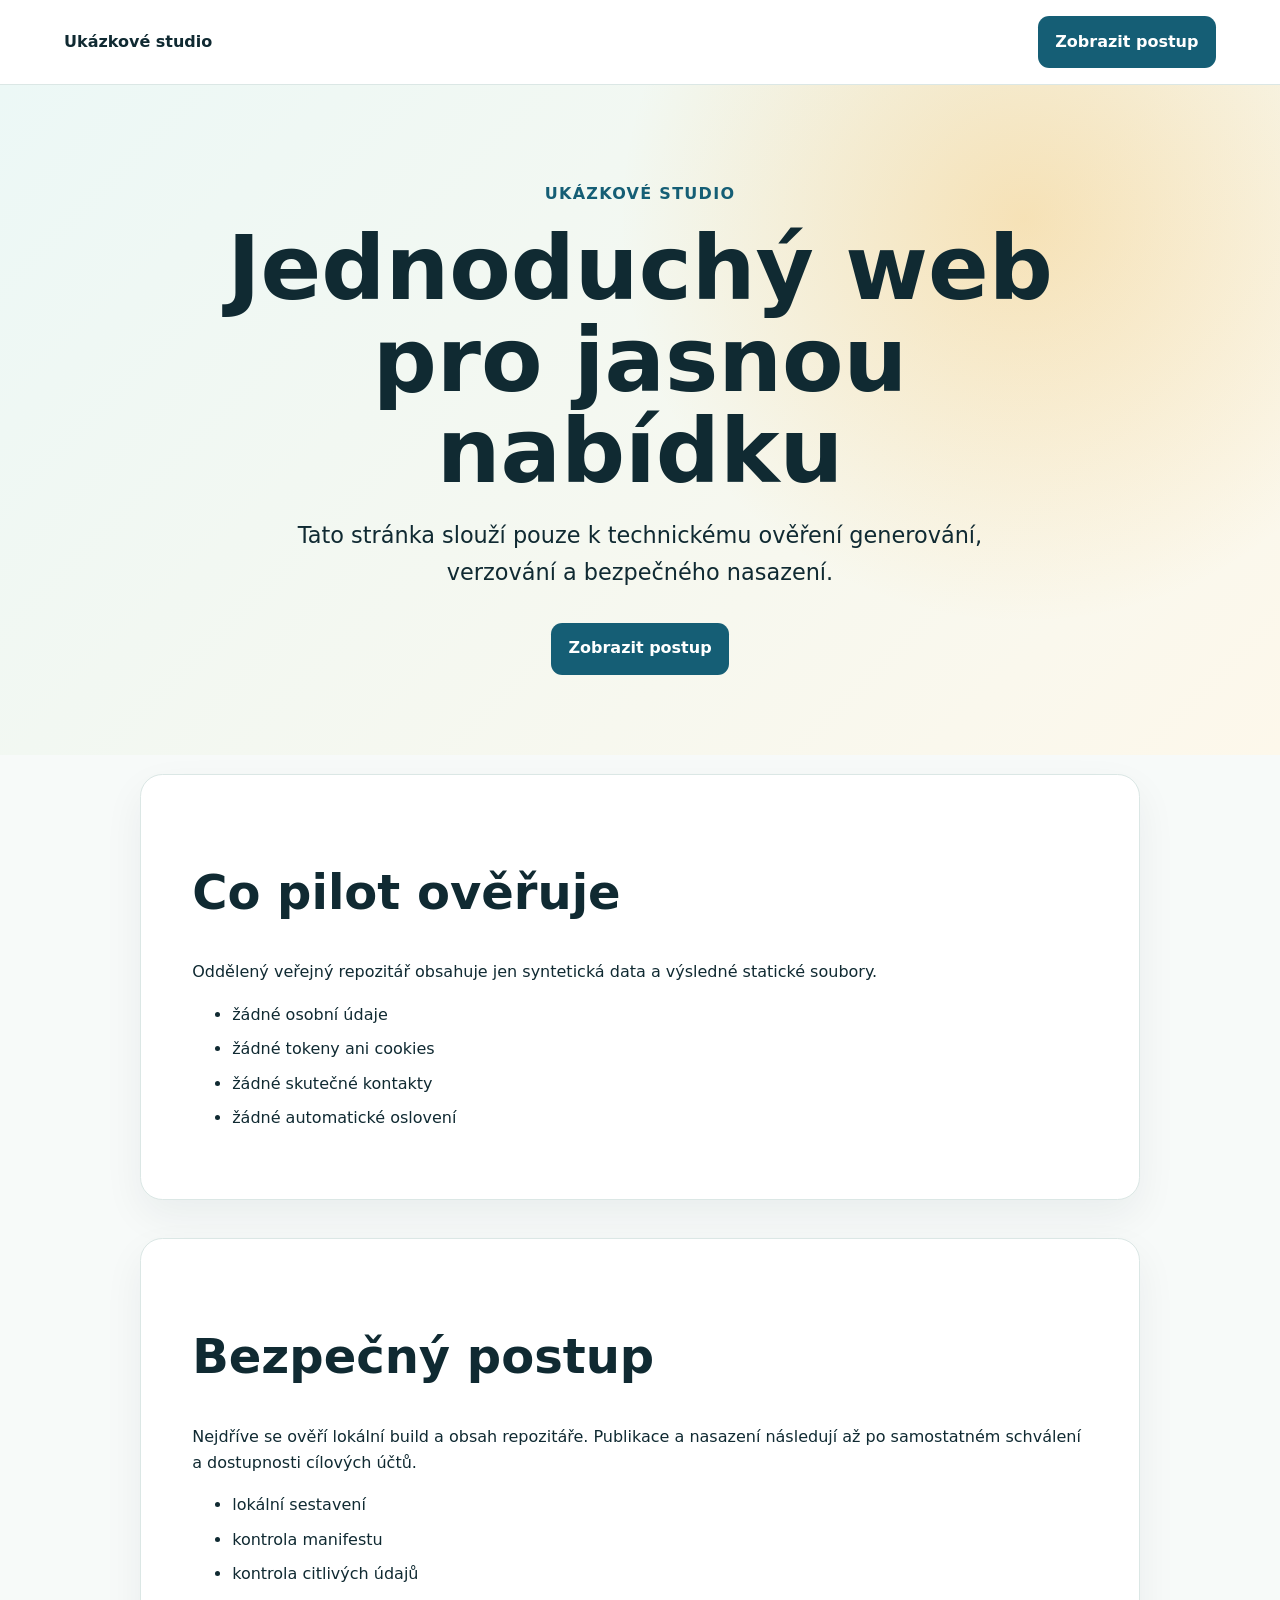
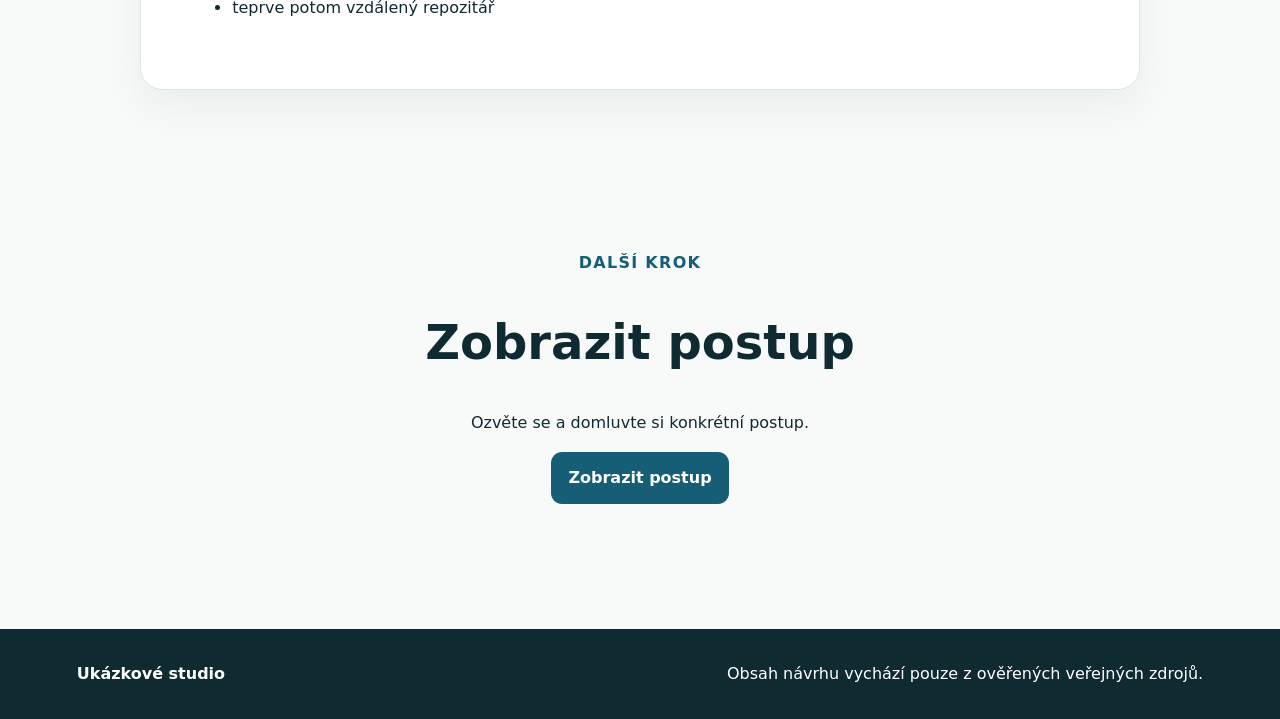
<file: site/index.html>
<!doctype html>
<html lang="cs">
<head>
  <meta charset="utf-8">
  <meta name="viewport" content="width=device-width, initial-scale=1">
  <title>Ukázkové studio — syntetický pilot</title>
  <meta name="description" content="Syntetická ukázka jednoduchého webu bez skutečných klientských nebo kontaktních údajů.">
  <style>
:root {
  --primary: #155e75;
  --accent: #f59e0b;
  --ink: #102a32;
  --paper: #f7faf9;
  --card: #ffffff;
}
* { box-sizing: border-box; }
html { scroll-behavior: smooth; }
body {
  margin: 0;
  color: var(--ink);
  background: var(--paper);
  font-family: Inter, ui-sans-serif, system-ui, -apple-system, BlinkMacSystemFont, "Segoe UI", sans-serif;
  line-height: 1.65;
}
.skip-link { position: absolute; left: -9999px; }
.skip-link:focus { left: 1rem; top: 1rem; z-index: 20; background: white; padding: .75rem; }
.site-header {
  display: flex; justify-content: space-between; align-items: center;
  padding: 1rem clamp(1rem, 5vw, 5rem); background: rgba(255,255,255,.94);
  position: sticky; top: 0; z-index: 10; border-bottom: 1px solid #dbe7e5;
}
.brand { color: var(--ink); font-weight: 800; text-decoration: none; }
.header-cta, .button {
  display: inline-block; color: white; background: var(--primary);
  padding: .8rem 1.1rem; border-radius: .7rem; font-weight: 750; text-decoration: none;
}
.header-cta:hover, .button:hover { filter: brightness(.92); }
.hero {
  min-height: 72vh; display: grid; place-items: center;
  padding: 5rem clamp(1rem, 6vw, 6rem);
  background: radial-gradient(circle at 80% 20%, color-mix(in srgb, var(--accent) 25%, transparent), transparent 35%),
              linear-gradient(135deg, #ecf8f6, #fdf8eb);
}
.hero-inner { max-width: 900px; text-align: center; }
.eyebrow { color: var(--primary); font-weight: 800; letter-spacing: .08em; text-transform: uppercase; }
h1 { font-size: clamp(2.4rem, 7vw, 5.6rem); line-height: 1.02; margin: .4rem 0 1.2rem; }
h2 { font-size: clamp(1.8rem, 4vw, 3rem); line-height: 1.12; }
.lead { font-size: clamp(1.1rem, 2vw, 1.4rem); max-width: 720px; margin: 0 auto 2rem; }
.content-section { padding: 1.2rem clamp(1rem, 6vw, 6rem); }
.section-card {
  max-width: 1000px; margin: 0 auto; padding: clamp(1.5rem, 4vw, 3.5rem);
  background: var(--card); border: 1px solid #dbe7e5; border-radius: 1.4rem;
  box-shadow: 0 16px 40px rgba(16,42,50,.06);
}
li { margin: .5rem 0; }
.contact { max-width: 1000px; margin: 3rem auto; padding: clamp(2rem, 6vw, 5rem); text-align: center; }
footer {
  display: flex; gap: 1rem; justify-content: space-between; flex-wrap: wrap;
  padding: 2rem clamp(1rem, 6vw, 6rem); background: #102a32; color: white;
}
@media (max-width: 640px) {
  .header-cta { display: none; }
  .hero { min-height: 64vh; }
}
@media (prefers-reduced-motion: reduce) {
  html { scroll-behavior: auto; }
}

  </style>
</head>
<body>
  <a class="skip-link" href="#obsah">Přejít na obsah</a>
  <header class="site-header">
    <a class="brand" href="#top">Ukázkové studio</a>
    <a class="header-cta" href="#postup">Zobrazit postup</a>
  </header>
  <main id="obsah">
    <section id="top" class="hero">
      <div class="hero-inner">
        <p class="eyebrow">Ukázkové studio</p>
        <h1>Jednoduchý web pro jasnou nabídku</h1>
        <p class="lead">Tato stránka slouží pouze k technickému ověření generování, verzování a bezpečného nasazení.</p>
        <a class="button" href="#postup">Zobrazit postup</a>
      </div>
    </section>
    <section id="sluzby" class="content-section"><div class="section-card"><h2>Co pilot ověřuje</h2><p>Oddělený veřejný repozitář obsahuje jen syntetická data a výsledné statické soubory.</p><ul><li>žádné osobní údaje</li><li>žádné tokeny ani cookies</li><li>žádné skutečné kontakty</li><li>žádné automatické oslovení</li></ul></div></section>
<section id="postup" class="content-section"><div class="section-card"><h2>Bezpečný postup</h2><p>Nejdříve se ověří lokální build a obsah repozitáře. Publikace a nasazení následují až po samostatném schválení a dostupnosti cílových účtů.</p><ul><li>lokální sestavení</li><li>kontrola manifestu</li><li>kontrola citlivých údajů</li><li>teprve potom vzdálený repozitář</li></ul></div></section>
    <section id="kontakt" class="contact">
      <div>
        <p class="eyebrow">Další krok</p>
        <h2>Zobrazit postup</h2>
        <p>Ozvěte se a domluvte si konkrétní postup.</p>
        <a class="button" href="#postup">Zobrazit postup</a>
      </div>
    </section>
  </main>
  <footer>
    <strong>Ukázkové studio</strong>
    <span>Obsah návrhu vychází pouze z ověřených veřejných zdrojů.</span>
  </footer>
  <script>
    document.documentElement.classList.add("js-enabled");
  </script>
</body>
</html>
</file>
